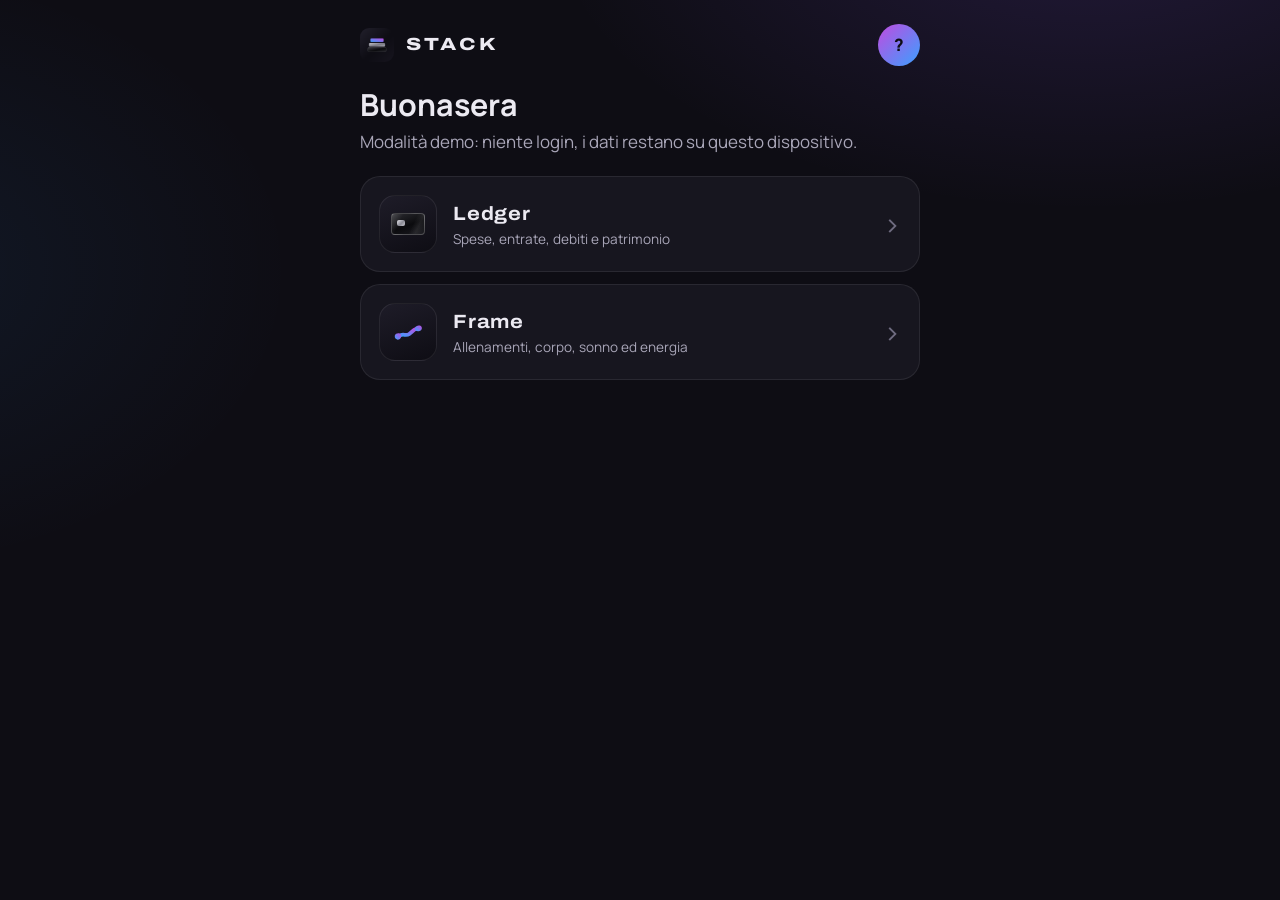
<file: index.html>
<!doctype html>
<html lang="it">
<head>
  <meta charset="utf-8">
  <meta name="viewport" content="width=device-width, initial-scale=1, viewport-fit=cover">
  <title>Stack</title>
  <meta name="theme-color" content="#0E0D14">
  <link rel="manifest" href="/manifest.webmanifest">
  <link rel="icon" href="/icone/icona-192.png">
  <link rel="apple-touch-icon" href="/icone/apple-touch-icon.png">
  <meta name="apple-mobile-web-app-capable" content="yes">
  <meta name="mobile-web-app-capable" content="yes">
  <meta name="apple-mobile-web-app-status-bar-style" content="black">
  <meta name="apple-mobile-web-app-title" content="Stack">
  <link rel="preconnect" href="https://fonts.googleapis.com">
  <link rel="preconnect" href="https://fonts.gstatic.com" crossorigin>
  <link rel="stylesheet" href="https://fonts.googleapis.com/css2?family=Manrope:wght@400;500;600;700;800&family=Archivo:wdth,wght@62..125,500..900&display=swap">
  <link rel="stylesheet" href="/home.css">
</head>
<body>
  <main id="app" class="wrap"><p class="muted center pad">Un attimo…</p></main>
  <script type="module" src="/home.js"></script>
</body>
</html>
</file>
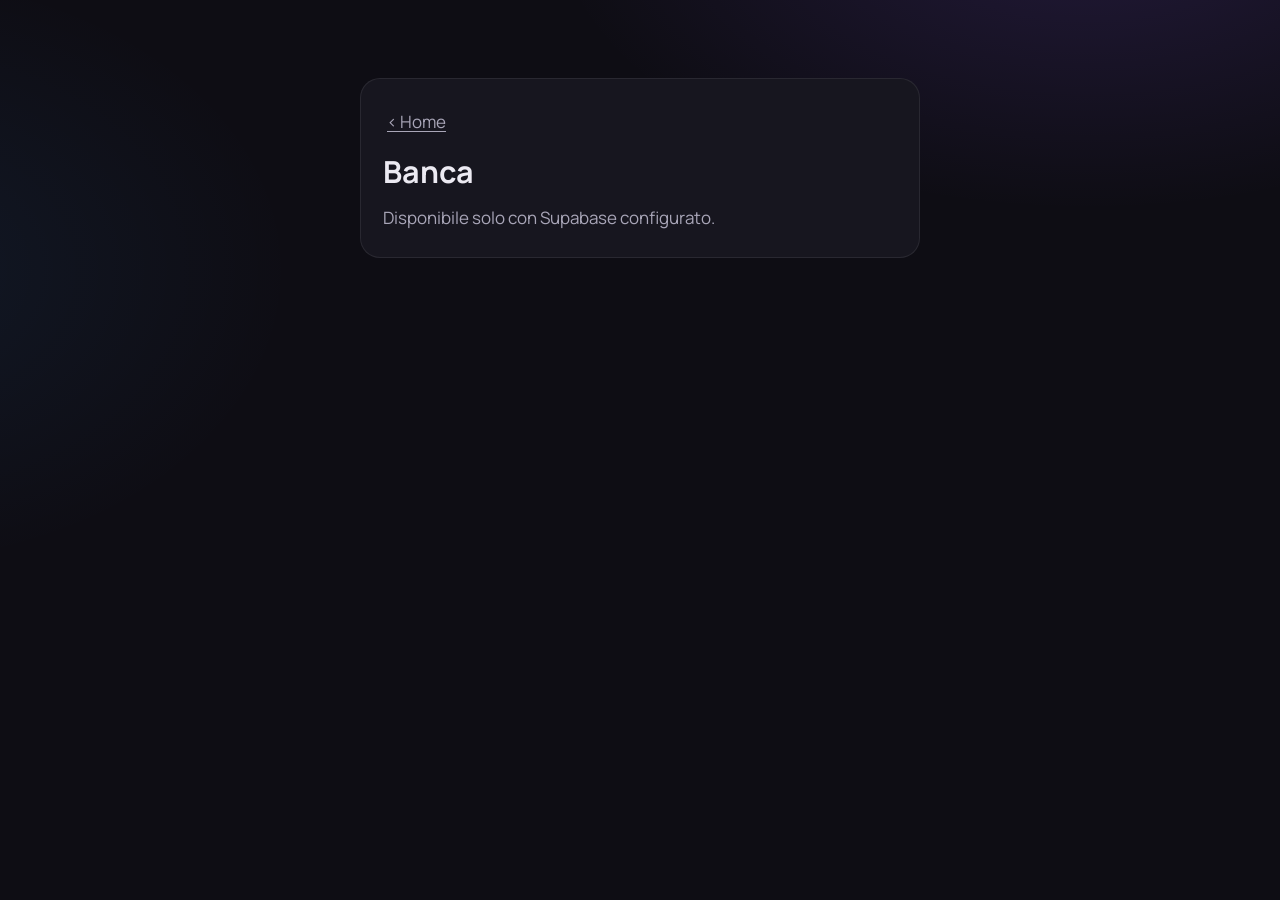
<file: banca/index.html>
<!doctype html>
<html lang="it">
<head>
  <meta charset="utf-8">
  <meta name="viewport" content="width=device-width, initial-scale=1, viewport-fit=cover">
  <title>Banca</title>
  <meta name="theme-color" content="#0E0D14">
  <link rel="manifest" href="/manifest.webmanifest">
  <link rel="apple-touch-icon" href="/icone/apple-touch-icon.png">
  <meta name="apple-mobile-web-app-capable" content="yes">
  <meta name="apple-mobile-web-app-status-bar-style" content="black">
  <link rel="stylesheet" href="https://fonts.googleapis.com/css2?family=Manrope:wght@400;500;600;700;800&family=Archivo:wdth,wght@62..125,500..900&display=swap">
  <link rel="stylesheet" href="/home.css">
</head>
<body>
  <main id="app" class="wrap"><p class="muted center pad">Un attimo…</p></main>
  <script type="module">
    // Collegamento Revolut: stato, collega, sincronizza ora, e ritorno dalla banca (?code=…&state=…)
    import { client, utente, online } from '/shared/supa.js';
    import { SUPABASE_URL } from '/shared/config.js';
    const app = document.getElementById('app');
    const esc = s => String(s ?? '').replace(/[&<>"']/g, c => ({ '&': '&amp;', '<': '&lt;', '>': '&gt;', '"': '&quot;', "'": '&#39;' }[c]));
    const data = s => s ? new Date(s).toLocaleString('it-IT', { day: 'numeric', month: 'short', hour: '2-digit', minute: '2-digit' }) : '–';
    const box = html => { app.innerHTML = `<section class="box"><a href="/" class="link" style="align-self:flex-start">‹ Home</a>${html}</section>`; };

    async function chiama(azione, extra = {}) {
      const c = await client(), { data: { session } } = await c.auth.getSession();
      const r = await fetch(SUPABASE_URL + '/functions/v1/banca', { method: 'POST', headers: { 'content-type': 'application/json', authorization: 'Bearer ' + session.access_token }, body: JSON.stringify({ azione, ...extra }) });
      const j = await r.json().catch(() => ({ errore: 'risposta non valida' }));
      if (!r.ok) throw Object.assign(new Error(j.errore || 'errore'), { status: r.status });
      return j;
    }

    async function pannello(avviso = '') {
      const { collegamenti } = await chiama('stato');
      const giorni = s => Math.ceil((new Date(s) - Date.now()) / 864e5);
      box(`<h1>Banca</h1>
        ${avviso ? `<p class="msg ok">${esc(avviso)}</p>` : ''}
        ${collegamenti.length ? collegamenti.map(c => `<div class="mod" style="flex-direction:column;align-items:flex-start;gap:4px">
            <b>${esc(c.banca)} · ${c.conti.length} ${c.conti.length === 1 ? 'conto' : 'conti'}</b>
            ${c.conti.map(x => `<small class="sub">${esc(x.nome || x.iban || 'Conto')}${x.saldo ? ` · saldo ${esc(x.saldo.amount)} ${esc(x.saldo.currency)}` : ''}</small>`).join('')}
            <small class="sub">Ultimo aggiornamento: ${data(c.ultimo_sync)}</small>
            <small class="sub">${c.valido_fino ? (giorni(c.valido_fino) > 0 ? `Consenso valido ancora ${giorni(c.valido_fino)} giorni` : '<b style="color:var(--neg)">Consenso scaduto: ricollega</b>') : ''}</small>
          </div>`).join('') : '<p class="sub">Nessun conto collegato. I movimenti arriveranno da soli 4 volte al giorno.</p>'}
        <button class="btn pri" id="col">${collegamenti.length ? 'Ricollega Revolut' : 'Collega Revolut'}</button>
        ${collegamenti.length ? '<button class="btn" id="sync">Aggiorna adesso</button>' : ''}
        <p class="msg" id="msg"></p>`);
      const msg = document.getElementById('msg');
      document.getElementById('col').onclick = async () => { msg.textContent = 'Ti porto su Revolut…'; try { location.href = (await chiama('collega')).url; } catch (e) { msg.textContent = e.message; msg.className = 'msg err'; } };
      document.getElementById('sync')?.addEventListener('click', async () => { msg.textContent = 'Scarico i movimenti…'; try { const r = await chiama('sincronizza'); pannello(r.nuovi ? `${r.nuovi} movimenti nuovi.` : 'Nessun movimento nuovo.'); } catch (e) { msg.textContent = e.message; msg.className = 'msg err'; } });
    }

    (async () => {
      if (!online) return box('<h1>Banca</h1><p class="sub">Disponibile solo con Supabase configurato.</p>');
      if (!await utente()) return location.replace('/');
      const q = new URLSearchParams(location.search);
      try {
        if (q.get('error')) { history.replaceState(null, '', '/banca/'); return pannello(); }
        if (q.get('code')) {
          box('<h1>Collego Revolut…</h1><p class="sub">Scarico conti e movimenti degli ultimi 90 giorni.</p>');
          const r = await chiama('ritorno', { code: q.get('code'), state: q.get('state') });
          history.replaceState(null, '', '/banca/');
          return pannello(`Revolut collegato: ${r.conti} ${r.conti === 1 ? 'conto' : 'conti'}, ${r.nuovi} movimenti.`);
        }
        await pannello();
      } catch (e) {
        box(`<h1>Banca</h1><p class="msg err">${esc(e.status === 403 ? 'Il collegamento banca non è attivo per questo account.' : e.message)}</p>`);
      }
    })();
  </script>
</body>
</html>
</file>
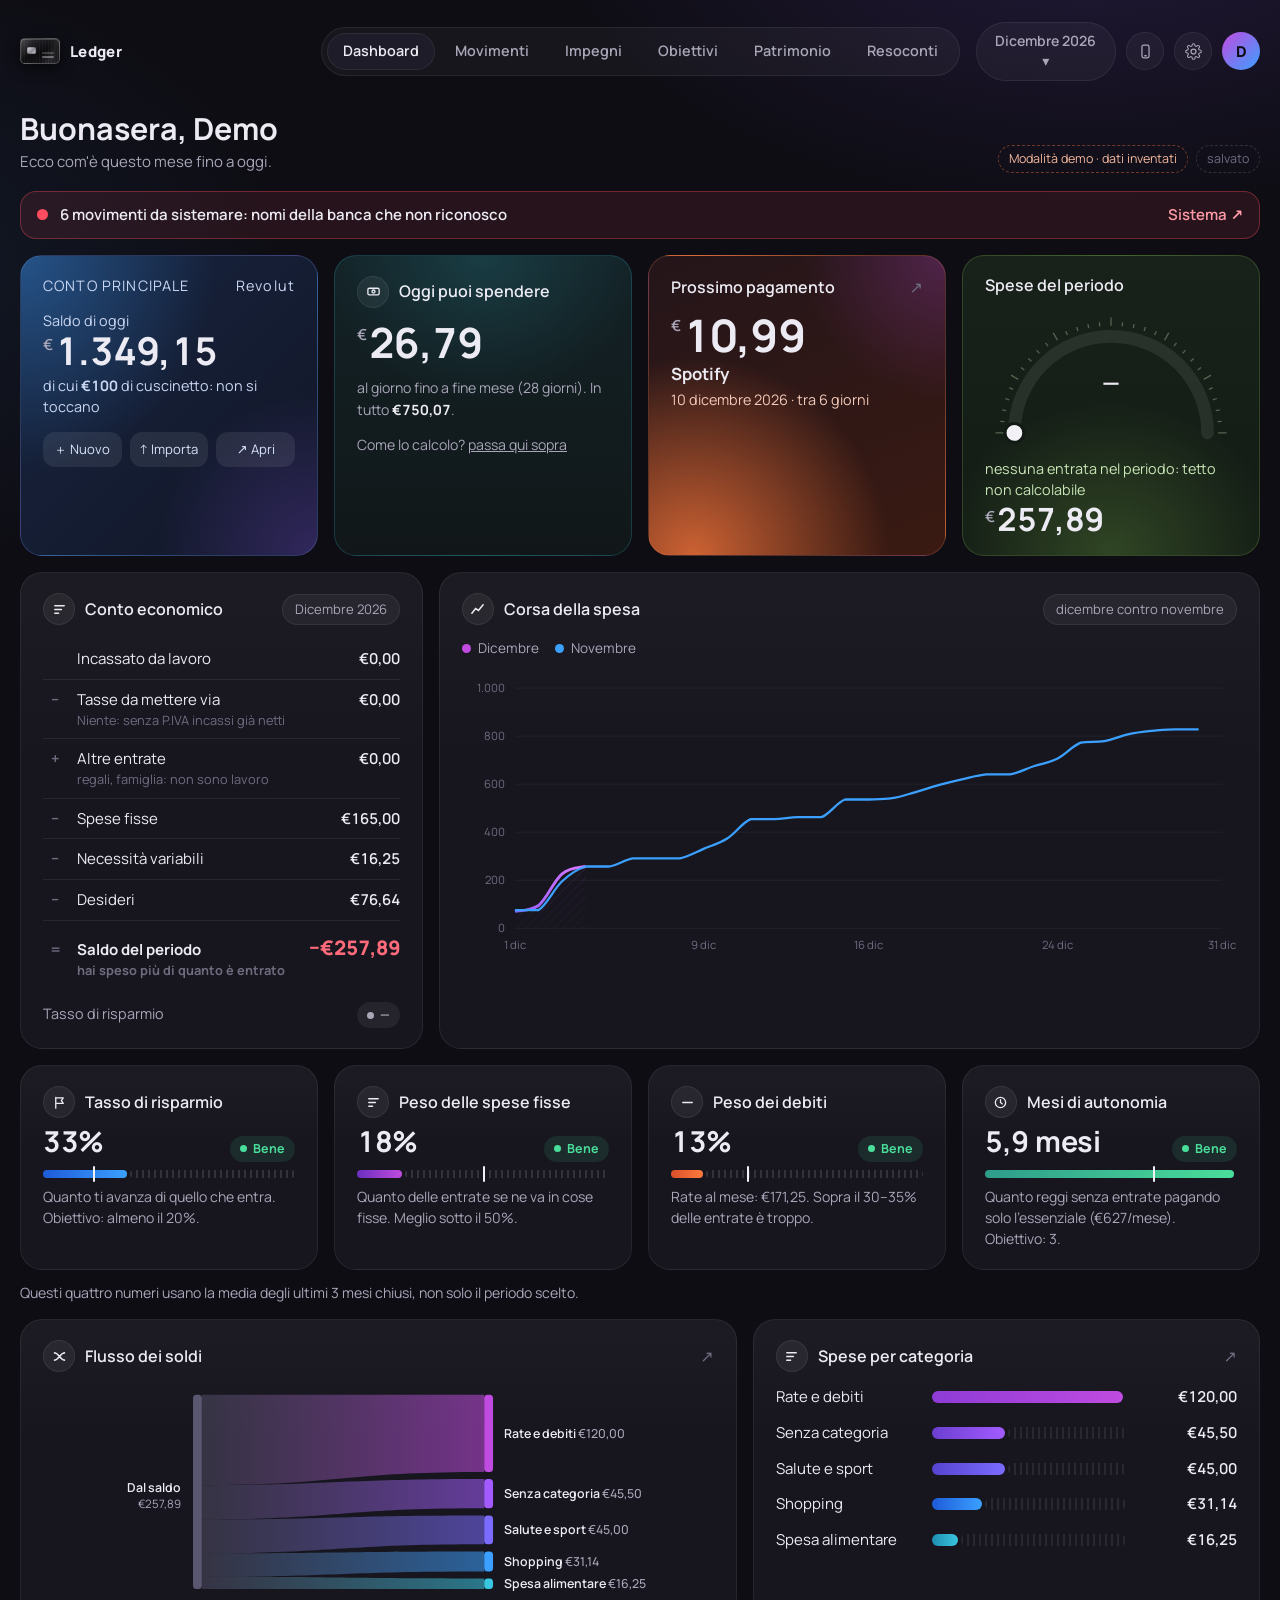
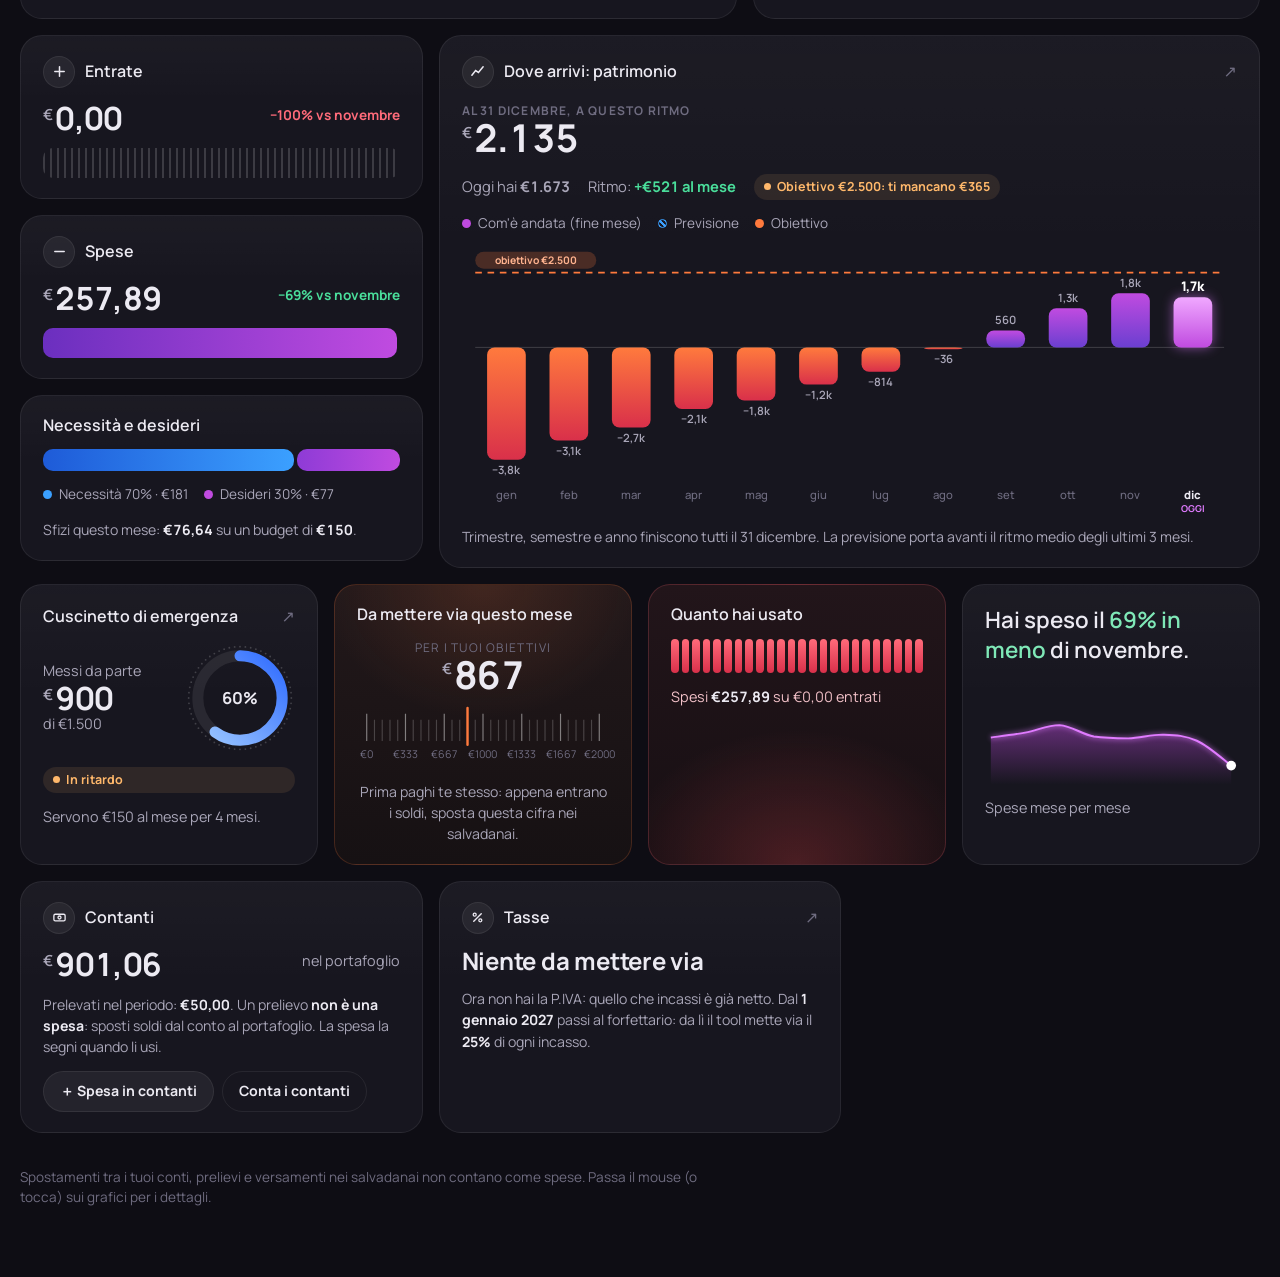
<file: ledger/index.html>
<!doctype html>
<html lang="it">
<head>
  <meta charset="utf-8">
  <meta name="viewport" content="width=device-width, initial-scale=1, viewport-fit=cover">
  <title>Ledger</title>
  <meta name="theme-color" content="#0E0D14">
  <link rel="manifest" href="/manifest.webmanifest">
  <link rel="apple-touch-icon" href="/icone/apple-touch-icon.png">
  <meta name="apple-mobile-web-app-capable" content="yes">
  <meta name="mobile-web-app-capable" content="yes">
  <meta name="apple-mobile-web-app-status-bar-style" content="black">
  <meta name="apple-mobile-web-app-title" content="Stack">
  <link rel="icon" href="data:image/svg+xml,%3Csvg xmlns='http://www.w3.org/2000/svg' viewBox='0 0 32 32'%3E%3Cdefs%3E%3ClinearGradient id='g' x1='0' y1='0' x2='1' y2='1'%3E%3Cstop offset='0' stop-color='%23C04BE0'/%3E%3Cstop offset='1' stop-color='%233BA0FF'/%3E%3C/linearGradient%3E%3C/defs%3E%3Crect width='32' height='32' rx='9' fill='url(%23g)'/%3E%3C/svg%3E">
  <link rel="preconnect" href="https://fonts.googleapis.com">
  <link rel="preconnect" href="https://fonts.gstatic.com" crossorigin>
  <link rel="stylesheet" href="https://fonts.googleapis.com/css2?family=Manrope:wght@400;500;600;700;800&display=swap">
  <link rel="stylesheet" href="css/base.css">
  <link rel="stylesheet" href="css/app.css">
</head>
<body>
  <div id="app" class="wrap"></div>
  <div id="tip" hidden></div>
  <div id="toast" hidden></div>
  <dialog id="dlg"></dialog>
  <script type="module" src="js/app.js"></script>
</body>
</html>
</file>
<file: home.css>
/* Home dell'app: stessi colori e font di Ledger e Frame. Tema solo scuro, voluto. */
:root {
  --bg: #0E0D14; --card: #17161F; --card2: #1E1C28; --line: rgba(255,255,255,.08);
  --fg: #ECEAF2; --fg2: #A9A6B8; --muted: #6F6C80;
  --mag: #C04BE0; --vio: #8E5BFF; --cyan: #3BA0FF; --pos: #4ADE9B; --neg: #FF6B7A;
  --font: "Manrope", "Segoe UI", system-ui, sans-serif;
  --wide: "Archivo", "Manrope", system-ui, sans-serif;
  color-scheme: dark;
}
* { box-sizing: border-box; }
[hidden] { display: none !important; }
html { background: var(--bg); }
body { margin: 0; background: var(--bg); color: var(--fg); font-family: var(--font); font-size: 17px; line-height: 1.5;
  padding: env(safe-area-inset-top, 0px) 20px calc(env(safe-area-inset-bottom, 0px) + 40px);
  background-image: radial-gradient(900px 500px at 85% -10%, rgba(142,91,255,.16), transparent 60%), radial-gradient(700px 500px at -10% 30%, rgba(59,160,255,.08), transparent 60%); background-attachment: fixed; min-height: 100vh; }
.wrap { max-width: 560px; margin: 0 auto; display: flex; flex-direction: column; gap: 22px; padding-top: 24px; }
h1 { margin: 0; font-size: 1.9rem; line-height: 1.15; text-wrap: balance; }
.sub { margin: 0; color: var(--fg2); }
.muted { color: var(--muted); } .center { text-align: center; } .pad { padding: 60px 0; }
button { font: inherit; color: var(--fg); cursor: pointer; }
:focus-visible { outline: 2px solid var(--vio); outline-offset: 2px; }

.brand { display: flex; align-items: center; gap: 12px; }
.brand img { border-radius: 9px; }
.brand span { font-family: var(--wide); font-stretch: 125%; font-variation-settings: "wdth" 125; font-weight: 800; font-size: 1.1rem; letter-spacing: .18em; text-transform: uppercase; }

.box { background: var(--card); border: 1px solid var(--line); border-radius: 20px; padding: 26px 22px; display: flex; flex-direction: column; gap: 16px; margin-top: 6vh; }
.form { display: flex; flex-direction: column; gap: 14px; }
label { display: flex; flex-direction: column; gap: 6px; font-size: .9rem; color: var(--fg2); font-weight: 600; }
input { font: inherit; font-size: 17px; color: var(--fg); background: var(--card2); border: 1px solid var(--line); border-radius: 12px; padding: 13px 14px; }
input:focus { border-color: var(--vio); outline: none; }
.btn { border: 1px solid var(--line); background: var(--card2); border-radius: 14px; padding: 14px 18px; font-weight: 700; text-align: center; }
.btn.pri { background: var(--fg); color: var(--bg); border-color: transparent; }
.btn.ghost { background: transparent; }
.btn:disabled { opacity: .4; cursor: default; }
.link { background: none; border: 0; color: var(--fg2); text-decoration: underline; text-underline-offset: 3px; padding: 4px; align-self: center; }
.msg { margin: 0; min-height: 1.5em; color: var(--fg2); }
.msg.err { color: var(--neg); } .msg.ok { color: var(--pos); }

/* scelta moduli */
.mods { display: flex; flex-direction: column; gap: 10px; }
.mod { display: flex; align-items: center; gap: 14px; text-align: left; background: var(--card2); border: 1px solid var(--line); border-radius: 16px; padding: 14px; }
.mod.on { border-color: rgba(142,91,255,.5); }
.tx { display: flex; flex-direction: column; min-width: 0; flex: 1; }
.tx small { color: var(--fg2); font-size: .85rem; }
.sw { width: 46px; height: 28px; border-radius: 14px; background: #34323f; position: relative; flex: none; }
.sw::after { content: ""; position: absolute; top: 3px; left: 3px; width: 22px; height: 22px; border-radius: 50%; background: #8d8a9b; }
.mod.on .sw { background: var(--pos); } .mod.on .sw::after { left: 21px; background: #fff; }
@media (prefers-reduced-motion: no-preference) { .sw::after { transition: left .18s; } }

/* marchi dei moduli */
.mk { width: 48px; height: 48px; border-radius: 13px; background: linear-gradient(160deg, var(--card2), var(--bg)); border: 1px solid var(--line); display: grid; place-items: center; flex: none; }
.m-frame { width: 34px; height: 34px; }
.m-ledger { position: relative; width: 34px; height: 22px; border-radius: 4px; display: block;
  background: linear-gradient(115deg, rgba(255,255,255,.16) 0%, transparent 28%, transparent 62%, rgba(255,255,255,.08) 78%, transparent 100%), linear-gradient(160deg, #2B2B30 0%, #0B0B0E 55%, #1A1A1F 100%);
  border: 1px solid rgba(255,255,255,.22); }
.m-ledger::before { content: ""; position: absolute; left: 5px; top: 6px; width: 8px; height: 6px; border-radius: 2px; background: linear-gradient(135deg, #E4E4EA, #8C8C96 55%, #C9C9D1); }

/* home */
.top { display: flex; justify-content: space-between; align-items: center; }
.chip { width: 42px; height: 42px; border-radius: 50%; border: 0; font-weight: 800; background: linear-gradient(135deg, var(--mag), var(--cyan)); color: var(--bg); }
.hello { display: flex; flex-direction: column; gap: 6px; }
.tiles { display: flex; flex-direction: column; gap: 12px; }
.tile { display: flex; align-items: center; gap: 16px; padding: 18px; border-radius: 20px; background: var(--card); border: 1px solid var(--line); color: inherit; text-decoration: none; }
.tile .mk { width: 58px; height: 58px; border-radius: 16px; }
.tile b { font-family: var(--wide); font-stretch: 112%; font-variation-settings: "wdth" 112; font-size: 1.2rem; letter-spacing: .04em; }
.tile .go { font-size: 1.8rem; color: var(--muted); }
.tile:active { transform: scale(.99); }
.hint { display: flex; flex-direction: column; gap: 4px; padding: 14px 16px; border-radius: 16px; border: 1px dashed rgba(255,255,255,.18); color: var(--fg2); font-size: .95rem; }
.hint b { color: var(--fg); }
.share { display: inline-block; width: 14px; height: 16px; vertical-align: -2px; border: 2px solid var(--fg); border-top: 0; border-radius: 0 0 3px 3px; position: relative; margin: 0 2px; }
.share::before { content: ""; position: absolute; left: 3px; top: -8px; width: 2px; height: 11px; background: var(--fg); }
.sheet { display: flex; flex-direction: column; gap: 10px; padding: 16px; border-radius: 18px; background: var(--card); border: 1px solid var(--line); }
</file>
<file: ledger/css/base.css>
:root {
  --bg: #0E0D14;
  --card: #17161F;
  --card2: #1E1C28;
  --line: rgba(255,255,255,.07);
  --fg: #ECEAF2;
  --fg2: #A9A6B8;
  --muted: #6F6C80;
  --mag: #C04BE0;
  --vio: #8E5BFF;
  --cyan: #3BA0FF;
  --pos: #4ADE9B;
  --neg: #FF6B7A;
  --orange: #FF7A3D;
  --font: "Manrope", "Segoe UI", system-ui, sans-serif;
  color-scheme: dark;
}
* { box-sizing: border-box; }
[hidden] { display: none !important; }
body { margin: 0; background: var(--bg); color: var(--fg); font-family: var(--font); font-size: 15px; line-height: 1.45; padding: 0 20px; padding-block: 0 56px;
  background-image: radial-gradient(900px 500px at 85% -10%, rgba(142,91,255,.16), transparent 60%), radial-gradient(700px 500px at -10% 30%, rgba(59,160,255,.08), transparent 60%); background-attachment: fixed; }
.wrap { max-width: 1320px; margin: 0 auto; }
h1, h2, h3 { margin: 0; line-height: 1.2; text-wrap: balance; }
.n { font-variant-numeric: tabular-nums; }
.muted { color: var(--muted); } .fg2 { color: var(--fg2); }
.pos { color: var(--pos); } .neg { color: var(--neg); }
button { font: inherit; color: var(--fg); cursor: pointer; }
button:focus-visible { outline: 2px solid var(--vio); outline-offset: 2px; }

/* nav */
.nav > * { min-width: 0; }
.nav { display: grid; grid-template-columns: 1fr auto 1fr; align-items: center; gap: 16px; padding-block: 22px 8px; }
.logo { display: flex; align-items: center; gap: 10px; font-weight: 800; letter-spacing: .02em; color: inherit; text-decoration: none; }
/* logo: mini carta nera in metallo spazzolato, stile "black card" */
.logo i { position: relative; width: 40px; height: 26px; border-radius: 5px; display: block; flex: none;
  background: linear-gradient(115deg, rgba(255,255,255,.16) 0%, transparent 28%, transparent 62%, rgba(255,255,255,.08) 78%, transparent 100%),
    repeating-linear-gradient(90deg, rgba(255,255,255,.035) 0 1px, transparent 1px 3px),
    linear-gradient(160deg, #2B2B30 0%, #0B0B0E 55%, #1A1A1F 100%);
  border: 1px solid rgba(255,255,255,.22); box-shadow: 0 4px 14px rgba(0,0,0,.6), inset 0 1px 0 rgba(255,255,255,.18); }
.logo i::before { content: ""; position: absolute; left: 6px; top: 8px; width: 9px; height: 7px; border-radius: 2px;
  background: linear-gradient(135deg, #E4E4EA, #8C8C96 55%, #C9C9D1); box-shadow: inset 0 0 0 .5px rgba(0,0,0,.4); }
.logo i::after { content: ""; position: absolute; right: 5px; bottom: 5px; width: 12px; height: 2px; border-radius: 2px; background: rgba(255,255,255,.35); box-shadow: 0 -4px 0 rgba(255,255,255,.18); }
.pills { max-width: 100%; display: flex; gap: 4px; background: rgba(255,255,255,.04); border: 1px solid var(--line); border-radius: 999px; padding: 5px; }
.pills button { background: transparent; border: 0; border-radius: 999px; padding: 8px 16px; color: var(--fg2); font-weight: 600; font-size: .9rem; }
.pills button.on { background: var(--card2); color: var(--fg); box-shadow: inset 0 0 0 1px var(--line); }
.right { display: flex; justify-content: flex-end; gap: 10px; align-items: center; }
.chip { background: rgba(255,255,255,.04); border: 1px solid var(--line); border-radius: 999px; padding: 8px 14px; font-weight: 600; font-size: .88rem; color: var(--fg2); }
.avatar { width: 38px; height: 38px; border-radius: 50%; display: grid; place-items: center; font-weight: 800; background: linear-gradient(135deg, var(--mag), var(--cyan)); color: #0E0D14; }
@media (max-width: 900px) { .nav { grid-template-columns: 1fr; } .pills { overflow-x: auto; justify-self: start; } .right { justify-content: flex-start; } }

.hello { padding-block: 22px 18px; display: flex; justify-content: space-between; align-items: end; gap: 12px; flex-wrap: wrap; }
.hello h1 { font-size: 1.9rem; font-weight: 700; }
.hello p { margin: 4px 0 0; color: var(--fg2); }
.tag { font-size: .78rem; color: var(--muted); border: 1px dashed rgba(255,255,255,.14); border-radius: 999px; padding: 4px 10px; }

/* griglia */
.g { display: grid; grid-template-columns: repeat(12, minmax(0, 1fr)); gap: 16px; }
.s3 { grid-column: span 3; } .s4 { grid-column: span 4; } .s5 { grid-column: span 5; } .s7 { grid-column: span 7; } .s8 { grid-column: span 8; } .s12 { grid-column: span 12; }
@media (max-width: 1100px) { .s3 { grid-column: span 6; } .s4, .s5, .s7, .s8 { grid-column: span 12; } }
@media (max-width: 640px) { .g > * { grid-column: 1 / -1 !important; } }
.stack { display: grid; gap: 16px; align-content: start; min-width: 0; }

.card { background: linear-gradient(180deg, rgba(255,255,255,.025), transparent 40%), var(--card); border: 1px solid var(--line); border-radius: 22px; padding: 20px 22px; min-width: 0; position: relative; overflow: hidden; display: grid; gap: 14px; align-content: start; }
.ch { display: flex; align-items: center; gap: 10px; }
.ch .ic { width: 32px; height: 32px; border-radius: 50%; background: rgba(255,255,255,.06); border: 1px solid var(--line); display: grid; place-items: center; }
.ch .ic svg { width: 15px; height: 15px; }
.ch h3 { font-size: 1rem; font-weight: 600; }
.ch .go { margin-left: auto; color: var(--muted); font-size: 1rem; }
.big { font-size: 2.4rem; font-weight: 700; letter-spacing: -.02em; line-height: 1; display: flex; align-items: flex-start; gap: 3px; }
.big sup { font-size: .95rem; font-weight: 600; color: var(--fg2); margin-top: .35em; }
.sub { color: var(--fg2); font-size: .9rem; }
.delta { font-weight: 700; font-size: .85rem; }

/* 1 carta saldo */
.c-saldo { background: radial-gradient(120% 130% at 0% 0%, rgba(59,160,255,.38), transparent 55%), radial-gradient(90% 90% at 100% 100%, rgba(142,91,255,.25), transparent 60%), linear-gradient(135deg, #172440, #121626); border-color: rgba(120,170,255,.22); }
.c-saldo .top { display: flex; justify-content: space-between; color: #C9D6F2; font-size: .9rem; letter-spacing: .08em; }
.c-saldo .acts { display: grid; grid-template-columns: repeat(3, 1fr); gap: 8px; }
.c-saldo .acts span { background: rgba(255,255,255,.08); border-radius: 12px; padding: 8px; text-align: center; font-size: .82rem; color: #D6E2FA; }

/* 2 pagamento */
.c-pay { background: radial-gradient(110% 110% at 15% 100%, rgba(255,122,61,.75), transparent 60%), radial-gradient(80% 80% at 100% 0%, rgba(192,75,224,.25), transparent 60%), linear-gradient(160deg, #24151A, #3A1A12); border-color: rgba(255,140,90,.22); }
.c-pay .big { font-size: 2.8rem; }

/* 3 gauge */
.c-gauge { background: radial-gradient(90% 80% at 50% 100%, rgba(155,225,93,.22), transparent 65%), linear-gradient(180deg, #18221A, #121A14); border-color: rgba(155,225,93,.2); }

/* 4 segmenti */
.c-seg { background: radial-gradient(100% 80% at 50% 100%, rgba(255,80,90,.22), transparent 60%), linear-gradient(180deg, #22151A, #170F13); border-color: rgba(255,107,122,.2); }
.segs { display: grid; grid-template-columns: repeat(24, 1fr); gap: 3px; height: 34px; }
.segs i { border-radius: 4px; background: rgba(255,255,255,.07); }
.segs i.on { background: linear-gradient(180deg, #FF6B7A, #D9304A); }

/* barre ref 3 */
.pbar { height: 30px; border-radius: 10px; display: flex; gap: 3px; }
.pbar .f { border-radius: 10px; height: 100%; }
.pbar .rest { flex: 1; border-radius: 10px; background: repeating-linear-gradient(90deg, rgba(255,255,255,.16) 0 2px, transparent 2px 7px); }
.rowsp { display: flex; justify-content: space-between; align-items: baseline; gap: 10px; flex-wrap: wrap; }

/* categorie */
.cats { display: grid; gap: 14px; }
.cat { display: grid; grid-template-columns: 9.5em minmax(0, 1fr) 6.5em; gap: 14px; align-items: center; }
.cat .tr { height: 12px; display: flex; gap: 3px; }
.cat .tr .f { height: 100%; border-radius: 6px; }
.cat .tr .rest { flex: 1; border-radius: 6px; background: repeating-linear-gradient(90deg, rgba(255,255,255,.08) 0 2px, transparent 2px 6px); }
.cat .v { text-align: right; font-weight: 600; }

/* legenda */
.lg { display: flex; gap: 16px; flex-wrap: wrap; font-size: .85rem; color: var(--fg2); }
.lg i { display: inline-block; width: 9px; height: 9px; border-radius: 50%; margin-right: 7px; }
.pillsm { margin-left: auto; font-size: .82rem; color: var(--fg2); background: rgba(255,255,255,.05); border: 1px solid var(--line); border-radius: 999px; padding: 5px 12px; }

/* AI */
.c-ai { background: radial-gradient(80% 90% at 70% 30%, rgba(192,75,224,.55), transparent 60%), radial-gradient(70% 80% at 20% 90%, rgba(59,160,255,.45), transparent 60%), #1A1430; border-color: rgba(192,75,224,.3); }
.c-ai p { font-size: 1.35rem; font-weight: 600; margin: 0; line-height: 1.3; }
.c-ai p span { color: rgba(236,234,242,.45); }
.mic { justify-self: center; width: 52px; height: 52px; border-radius: 50%; background: radial-gradient(circle, #E07BFF, #9B3FD0); box-shadow: 0 0 30px rgba(192,75,224,.6); display: grid; place-items: center; }
.btnw { background: #F2F1F6; color: #0E0D14; border: 0; border-radius: 999px; padding: 10px; font-weight: 700; }

.sent { font-size: 1.4rem; font-weight: 600; line-height: 1.3; }
svg { display: block; width: 100%; height: auto; overflow: visible; }
svg text { font-family: var(--font); }
#tip { position: fixed; z-index: 50; pointer-events: none; background: rgba(30,28,40,.92); backdrop-filter: blur(8px); border: 1px solid rgba(255,255,255,.12); border-radius: 12px; padding: 9px 12px; font-size: .85rem; white-space: pre-line; box-shadow: 0 10px 30px rgba(0,0,0,.5); }
.foot { color: var(--muted); font-size: .85rem; padding-top: 22px; max-width: 90ch; }
</file>
<file: ledger/css/app.css>
/* Componenti dell'app vera, sopra lo stile approvato (base.css). Stessi token, stesso respiro. */

/* nav: pillole cliccabili + ingranaggio impostazioni */
.pills button { white-space: nowrap; }
.pills button:hover { color: var(--fg); }
.icbtn { width: 38px; height: 38px; border-radius: 50%; display: grid; place-items: center; background: rgba(255,255,255,.04); border: 1px solid var(--line); color: var(--fg2); }
.icbtn.on, .icbtn:hover { color: var(--fg); background: var(--card2); }
.icbtn svg { width: 17px; height: 17px; }
.chip { cursor: pointer; }
.chip:hover { color: var(--fg); }

/* selettore periodo */
.per { position: relative; }
.perpop { position: absolute; right: 0; top: calc(100% + 8px); z-index: 40; width: 330px; max-width: calc(100vw - 32px); background: rgba(30,28,40,.97); backdrop-filter: blur(10px); border: 1px solid rgba(255,255,255,.12); border-radius: 18px; padding: 16px; display: grid; gap: 12px; box-shadow: 0 20px 50px rgba(0,0,0,.55); }
.seg { display: flex; flex-wrap: wrap; gap: 4px; background: rgba(255,255,255,.04); border: 1px solid var(--line); border-radius: 14px; padding: 4px; }
.seg button { flex: 1 1 auto; background: transparent; border: 0; border-radius: 10px; padding: 7px 10px; color: var(--fg2); font-weight: 600; font-size: .85rem; }
.seg button.on { background: var(--card2); color: var(--fg); box-shadow: inset 0 0 0 1px var(--line); }
.perrow { display: flex; align-items: center; gap: 8px; }
.perrow .lbl { flex: 1; text-align: center; font-weight: 700; }
.arrow { width: 34px; height: 34px; border-radius: 50%; border: 1px solid var(--line); background: rgba(255,255,255,.04); }

/* testi */
.hello .tag.demo { border-color: rgba(255,122,61,.4); color: #F2B79C; }
.lead { color: var(--fg2); margin: 0; max-width: 70ch; }
.kid { color: var(--fg2); font-size: .88rem; margin: 0; line-height: 1.5; }
.kid b { color: var(--fg); }
.k { font-size: .75rem; letter-spacing: .1em; color: var(--muted); text-transform: uppercase; font-weight: 700; }
.mid { font-size: 1.5rem; font-weight: 700; letter-spacing: -.01em; line-height: 1.1; }
.mid sup { font-size: .7rem; color: var(--fg2); font-weight: 600; margin-right: 2px; vertical-align: top; position: relative; top: .25em; }

/* stato in linea / attenzione */
.st { display: inline-flex; align-items: center; gap: 6px; font-size: .78rem; font-weight: 700; border-radius: 999px; padding: 4px 10px; white-space: nowrap; }
.st::before { content: ""; width: 7px; height: 7px; border-radius: 50%; background: currentColor; }
.st.ok { color: var(--pos); background: rgba(74,222,155,.1); }
.st.warn { color: #FFB86B; background: rgba(255,184,107,.1); }
.st.bad { color: var(--neg); background: rgba(255,107,122,.1); }
.st.neu { color: var(--fg2); background: rgba(255,255,255,.06); }

/* conto economico */
.ce { display: grid; gap: 0; }
.ce .r { display: grid; grid-template-columns: 1.6em minmax(0, 1fr) auto; gap: 10px; align-items: baseline; padding: 9px 0; border-bottom: 1px solid var(--line); }
.ce .r:last-child { border-bottom: 0; }
.ce .r .op { color: var(--muted); font-weight: 700; text-align: center; }
.ce .r .v { font-weight: 600; }
.ce .r.tot { padding-top: 12px; }
.ce .r.tot span:nth-child(2) { font-weight: 700; }
.ce .r.tot .v { font-size: 1.25rem; font-weight: 800; }
.ce .r small { display: block; color: var(--muted); font-size: .8rem; }

/* kpi */
.kpi { display: grid; gap: 8px; align-content: start; }
.kpi .mid { font-size: 1.8rem; }
.minibar { height: 8px; border-radius: 6px; display: flex; gap: 3px; position: relative; }
.minibar .f { border-radius: 6px; height: 100%; }
.minibar .rest { flex: 1; border-radius: 6px; background: repeating-linear-gradient(90deg, rgba(255,255,255,.12) 0 2px, transparent 2px 6px); }
.minibar .mark { position: absolute; top: -4px; bottom: -4px; width: 2px; background: #F2F1F6; border-radius: 2px; }

/* pulsanti */
.btn { background: rgba(255,255,255,.06); border: 1px solid var(--line); border-radius: 999px; padding: 9px 16px; font-weight: 700; font-size: .88rem; color: var(--fg); display: inline-flex; align-items: center; gap: 8px; }
.btn:hover { background: rgba(255,255,255,.1); }
.btn.pri { background: linear-gradient(135deg, var(--mag), var(--vio)); border-color: transparent; box-shadow: 0 6px 24px rgba(192,75,224,.3); }
.btn.cy { background: linear-gradient(135deg, #1E5BD8, var(--cyan)); border-color: transparent; }
.btn.ghost { background: transparent; }
.btn.danger { color: var(--neg); }
.btn.sm { padding: 6px 12px; font-size: .8rem; }
.btns { display: flex; gap: 8px; flex-wrap: wrap; align-items: center; }
.c-saldo .acts button { background: rgba(255,255,255,.08); border: 0; border-radius: 12px; padding: 8px; text-align: center; font-size: .82rem; color: #D6E2FA; }
.c-saldo .acts button:hover { background: rgba(255,255,255,.14); }
a { color: #B9A3FF; }

/* form */
.form { display: grid; gap: 12px; }
.fr { display: grid; grid-template-columns: repeat(auto-fit, minmax(150px, 1fr)); gap: 12px; }
label.f { display: grid; gap: 6px; font-size: .82rem; color: var(--fg2); font-weight: 600; min-width: 0; }
input, select, textarea { font: inherit; color: var(--fg); background: rgba(255,255,255,.04); border: 1px solid rgba(255,255,255,.1); border-radius: 12px; padding: 10px 12px; min-width: 0; width: 100%; }
input:focus, select:focus, textarea:focus { outline: 2px solid rgba(142,91,255,.6); outline-offset: 0; border-color: transparent; }
select option { background: #1E1C28; }
input[type=checkbox] { width: 18px; height: 18px; accent-color: var(--vio); }
.chk { display: flex; align-items: center; gap: 8px; font-size: .88rem; color: var(--fg2); }

/* slider in stile righello */
.sl { display: grid; gap: 10px; padding: 18px 0; border-bottom: 1px solid var(--line); }
.sl:last-child { border-bottom: 0; }
.sl .top { display: flex; justify-content: space-between; align-items: baseline; gap: 12px; flex-wrap: wrap; }
.sl .top h4 { margin: 0; font-size: 1rem; font-weight: 700; }
.sl .val { font-size: 1.6rem; font-weight: 800; letter-spacing: -.01em; }
.sl .val small { font-size: .85rem; color: var(--fg2); font-weight: 600; }
.sl .ex { font-size: .85rem; color: #B9A3FF; background: rgba(142,91,255,.08); border: 1px solid rgba(142,91,255,.18); border-radius: 12px; padding: 8px 12px; }
input[type=range] { -webkit-appearance: none; appearance: none; height: 34px; background: transparent; border: 0; padding: 0; outline: none; }
input[type=range]:focus { outline: none; }
input[type=range]::-webkit-slider-runnable-track { height: 12px; border-radius: 8px; background: linear-gradient(90deg, var(--vio), var(--mag)) 0 0 / var(--p, 50%) 100% no-repeat, repeating-linear-gradient(90deg, rgba(255,255,255,.16) 0 2px, transparent 2px 7px); }
input[type=range]::-moz-range-track { height: 12px; border-radius: 8px; background: repeating-linear-gradient(90deg, rgba(255,255,255,.16) 0 2px, transparent 2px 7px); }
input[type=range]::-moz-range-progress { height: 12px; border-radius: 8px; background: linear-gradient(90deg, var(--vio), var(--mag)); }
input[type=range]::-webkit-slider-thumb { -webkit-appearance: none; width: 24px; height: 24px; margin-top: -6px; border-radius: 50%; background: #F2F1F6; border: 4px solid #17161F; box-shadow: 0 0 0 2px var(--mag), 0 0 18px rgba(192,75,224,.6); cursor: grab; }
input[type=range]::-moz-range-thumb { width: 18px; height: 18px; border-radius: 50%; background: #F2F1F6; border: 4px solid #17161F; box-shadow: 0 0 0 2px var(--mag); cursor: grab; }
input[type=range]:focus-visible::-webkit-slider-thumb { box-shadow: 0 0 0 3px #fff; }
.sl.cy input[type=range]::-webkit-slider-runnable-track { background: linear-gradient(90deg, #1E5BD8, var(--cyan)) 0 0 / var(--p, 50%) 100% no-repeat, repeating-linear-gradient(90deg, rgba(255,255,255,.16) 0 2px, transparent 2px 7px); }
.sl.cy input[type=range]::-webkit-slider-thumb { box-shadow: 0 0 0 2px var(--cyan), 0 0 18px rgba(59,160,255,.6); }
.sl.or input[type=range]::-webkit-slider-runnable-track { background: linear-gradient(90deg, #D9502A, var(--orange)) 0 0 / var(--p, 50%) 100% no-repeat, repeating-linear-gradient(90deg, rgba(255,255,255,.16) 0 2px, transparent 2px 7px); }
.sl.or input[type=range]::-webkit-slider-thumb { box-shadow: 0 0 0 2px var(--orange), 0 0 18px rgba(255,122,61,.6); }
.scale { display: flex; justify-content: space-between; font-size: .75rem; color: var(--muted); margin-top: -6px; }

/* tabella movimenti */
.tbl { width: 100%; border-collapse: collapse; font-size: .9rem; }
.tbl th { text-align: left; font-size: .75rem; letter-spacing: .08em; text-transform: uppercase; color: var(--muted); font-weight: 700; padding: 8px 10px; border-bottom: 1px solid var(--line); white-space: nowrap; }
.tbl td { padding: 11px 10px; border-bottom: 1px solid var(--line); vertical-align: middle; }
.tbl tr:last-child td { border-bottom: 0; }
.tbl tr.click { cursor: pointer; }
.tbl tr.click:hover td { background: rgba(255,255,255,.025); }
.tbl .r { text-align: right; white-space: nowrap; }
.tblwrap { overflow-x: auto; margin: 0 -6px; }
.badge { display: inline-block; font-size: .72rem; font-weight: 700; border-radius: 999px; padding: 3px 9px; background: rgba(255,255,255,.06); color: var(--fg2); white-space: nowrap; }
.badge.e { background: rgba(59,160,255,.12); color: #8CC4FF; }
.badge.s { background: rgba(192,75,224,.12); color: #E3A6F5; }
.badge.t { background: rgba(255,255,255,.06); color: var(--fg2); }
.badge.c { background: rgba(255,184,107,.12); color: #FFC98E; }
.badge.x { background: rgba(255,107,122,.12); color: #FF9AA6; }
.dot { display: inline-block; width: 9px; height: 9px; border-radius: 50%; margin-right: 8px; vertical-align: middle; }
.filters { display: flex; gap: 10px; flex-wrap: wrap; align-items: end; }
.filters > * { flex: 1 1 140px; }

/* liste generiche */
.list { display: grid; gap: 10px; }
.item { display: grid; grid-template-columns: minmax(0, 1fr) auto; gap: 12px; align-items: center; background: rgba(255,255,255,.025); border: 1px solid var(--line); border-radius: 16px; padding: 14px 16px; }
.item h4 { margin: 0; font-size: 1rem; font-weight: 700; }
.item .meta { color: var(--fg2); font-size: .85rem; }

/* timeline impegni */
.tl { display: grid; grid-auto-flow: column; grid-auto-columns: minmax(120px, 1fr); gap: 10px; overflow-x: auto; padding-bottom: 6px; }
.tl .m { background: rgba(255,255,255,.025); border: 1px solid var(--line); border-radius: 16px; padding: 12px; display: grid; gap: 8px; align-content: start; min-height: 150px; }
.tl .m.now { border-color: rgba(192,75,224,.45); background: linear-gradient(180deg, rgba(192,75,224,.12), transparent 60%), rgba(255,255,255,.025); }
.tl .m .h { display: flex; justify-content: space-between; font-size: .82rem; color: var(--fg2); font-weight: 700; text-transform: capitalize; }
.tl .p { font-size: .8rem; border-radius: 10px; padding: 6px 8px; background: rgba(255,255,255,.05); display: grid; }
.tl .p b { font-weight: 700; }
.tl .p span { color: var(--fg2); }

/* obiettivi */
.goal { display: grid; gap: 14px; }
.goal .gh { display: flex; align-items: center; gap: 10px; }
.goal .pr { width: 30px; height: 30px; border-radius: 50%; display: grid; place-items: center; font-weight: 800; font-size: .85rem; background: rgba(255,255,255,.06); border: 1px solid var(--line); flex: none; }
.goal .ord { margin-left: auto; display: flex; gap: 4px; }
.goal .ord button { width: 30px; height: 30px; border-radius: 50%; border: 1px solid var(--line); background: rgba(255,255,255,.04); color: var(--fg2); }

/* dialog */
dialog { background: #1A1924; color: var(--fg); border: 1px solid rgba(255,255,255,.12); border-radius: 22px; padding: 0; width: min(620px, calc(100vw - 32px)); box-shadow: 0 30px 80px rgba(0,0,0,.6); }
dialog::backdrop { background: rgba(8,7,12,.7); backdrop-filter: blur(3px); }
dialog .dh { display: flex; align-items: center; gap: 10px; padding: 20px 22px 0; }
dialog .dh h3 { font-size: 1.15rem; }
dialog .dh .x { margin-left: auto; }
dialog .db { padding: 18px 22px 22px; display: grid; gap: 14px; max-height: min(75vh, 760px); overflow: auto; }

/* toast */
#toast { position: fixed; left: 50%; bottom: 24px; transform: translateX(-50%); z-index: 60; background: rgba(30,28,40,.95); border: 1px solid rgba(255,255,255,.14); border-radius: 999px; padding: 10px 18px; font-weight: 600; font-size: .9rem; box-shadow: 0 10px 30px rgba(0,0,0,.5); }

/* login */
.login { min-height: 100vh; display: grid; place-items: center; padding: 20px 0; }
.login .card { width: min(420px, 100%); padding: 28px; gap: 16px; }

.empty { color: var(--muted); font-size: .9rem; padding: 10px 0; }
.sp { height: 16px; }
.right .chip, .right .avatar, .right .icbtn { flex: none; }
@media (max-width: 640px) { .tbl .hide-s { display: none; } .ce .r { grid-template-columns: 1.2em minmax(0, 1fr) auto; } }
.s6 { grid-column: span 6; }
@media (max-width: 1100px) { .s6 { grid-column: span 12 !important; } }

/* ---------- da sistemare: pallino rosso che lampeggia ---------- */
@keyframes lamp { 0%, 100% { opacity: 1; box-shadow: 0 0 0 0 rgba(255,77,95,.7), 0 0 12px rgba(255,77,95,.9); } 50% { opacity: .35; box-shadow: 0 0 0 6px rgba(255,77,95,0), 0 0 2px rgba(255,77,95,.3); } }
.blink { display: inline-block; width: 11px; height: 11px; border-radius: 50%; background: #FF4D5F; animation: lamp 1.1s ease-in-out infinite; flex: none; }
.blink.sm { width: 8px; height: 8px; margin-right: 8px; vertical-align: middle; }
@media (prefers-reduced-motion: reduce) { .blink { animation: none; } }
.c-fix { border-color: rgba(255,77,95,.35); background: radial-gradient(70% 120% at 0% 0%, rgba(255,77,95,.14), transparent 60%), var(--card); }
.fixrow { display: grid; grid-template-columns: 14px minmax(0, 1.4fr) minmax(0, 1fr) 7em auto; gap: 12px; align-items: center; background: rgba(255,255,255,.025); border: 1px solid var(--line); border-radius: 14px; padding: 10px 12px; }
.fixrow .t { display: grid; gap: 4px; min-width: 0; }
.fixrow input, .fixrow select { padding: 8px 10px; }
.alert { display: flex; align-items: center; gap: 12px; background: rgba(255,77,95,.1); border: 1px solid rgba(255,77,95,.35); border-radius: 16px; padding: 12px 16px; cursor: pointer; font-weight: 600; }
.alert:hover { background: rgba(255,77,95,.16); }
.alert .go { margin-left: auto; color: #FF9AA6; }

/* liste stile telefono */
.mlist { display: grid; }
.mrow { display: grid; grid-template-columns: 12px minmax(0, 1fr) auto; gap: 12px; align-items: center; padding: 12px 2px; border-bottom: 1px solid var(--line); cursor: pointer; }
.mrow:last-child { border-bottom: 0; }
.mrow .dot { width: 9px; height: 9px; margin: 0; }
.mrow .t { display: grid; min-width: 0; }
.mrow .t b { font-weight: 600; white-space: nowrap; overflow: hidden; text-overflow: ellipsis; }
.mrow .t span { color: var(--muted); font-size: .8rem; white-space: nowrap; overflow: hidden; text-overflow: ellipsis; }
.mrow > .n { font-weight: 700; }
.mrow.fix { background: rgba(255,255,255,.025); border: 1px solid var(--line); border-radius: 14px; padding: 12px; }
.banca { display: grid; gap: 10px; background: rgba(255,255,255,.03); border: 1px dashed rgba(255,255,255,.14); border-radius: 14px; padding: 12px 14px; }
.banca .bn { font-family: ui-monospace, monospace; font-size: .85rem; color: var(--fg2); }

/* ---------- vista telefono ---------- */
.mtop { display: flex; align-items: center; gap: 10px; padding: 16px 0 6px; position: sticky; top: 0; z-index: 20; background: linear-gradient(180deg, var(--bg) 70%, transparent); }
.mtop .logo { font-size: 1.05rem; }
.mtop .right { margin-left: auto; }
.mtop .chip { padding: 7px 12px; font-size: .8rem; }
.tabbar { position: sticky; bottom: 0; z-index: 30; margin: 16px -16px 0; padding: 10px 16px calc(14px + env(safe-area-inset-bottom)); background: linear-gradient(180deg, transparent, var(--bg) 35%); }
.tabbar .bar { display: grid; grid-template-columns: repeat(5, 1fr); align-items: center; background: rgba(30,28,40,.92); backdrop-filter: blur(12px); border: 1px solid rgba(255,255,255,.1); border-radius: 26px; padding: 8px; box-shadow: 0 10px 30px rgba(0,0,0,.5); }
.tabbar button { background: none; border: 0; display: grid; justify-items: center; gap: 3px; color: var(--muted); font-size: .68rem; font-weight: 700; padding: 6px 0; }
.tabbar button svg { width: 21px; height: 21px; }
.tabbar button.on { color: var(--fg); }
.tabbar button.on svg { filter: drop-shadow(0 0 8px rgba(192,75,224,.7)); }
.tabbar .plus { justify-self: center; width: 54px; height: 54px; margin-top: -26px; border-radius: 50%; background: linear-gradient(135deg, var(--mag), var(--vio)); color: #fff; font-size: 1.7rem; font-weight: 400; display: grid; place-items: center; box-shadow: 0 8px 26px rgba(192,75,224,.55), 0 0 0 5px var(--bg); padding: 0; }
.tabbar .tb { position: relative; }
.tabbar .tb .blink { position: absolute; top: 2px; right: calc(50% - 16px); width: 8px; height: 8px; }

html.m body { padding: 0; }
html.m #app { padding: 0 16px; }
html.m .nav { display: none; }
html.m .g { gap: 12px; }
html.m .g > * { grid-column: 1 / -1 !important; }
html.m .g > .half { grid-column: span 6 !important; }
html.m .hello { padding-block: 10px 12px; }
html.m .hello h1 { font-size: 1.45rem; }
html.m .card { padding: 16px 18px; border-radius: 20px; gap: 12px; }
html.m .big { font-size: 2.1rem; }
html.m .c-pay .big { font-size: 2.1rem; }
html.m .cat { grid-template-columns: 7.5em minmax(0, 1fr) 5.5em; gap: 10px; font-size: .9rem; }
html.m .foot { display: none; }
html.m .filters > * { flex: 1 1 120px; }
html.m .tl { grid-auto-columns: minmax(130px, 1fr); }
html.m .fr { grid-template-columns: 1fr 1fr; }
html.m dialog { width: calc(100vw - 24px); }
html.m .perpop { position: fixed; left: 12px; right: 12px; top: 60px; width: auto; }
.sheet { display: grid; gap: 8px; }
.sheet button { display: flex; align-items: center; gap: 12px; text-align: left; background: rgba(255,255,255,.04); border: 1px solid var(--line); border-radius: 16px; padding: 14px 16px; font-weight: 700; }
.sheet button span { color: var(--muted); font-weight: 500; font-size: .85rem; margin-left: auto; }

/* anteprima telefono sul PC: cornice con l'app dentro */
html.frame { background: #08070C; }
html.frame body { background-image: radial-gradient(700px 500px at 50% 0%, rgba(142,91,255,.18), transparent 60%); min-height: 100vh; display: grid; justify-items: center; align-content: start; padding: 24px 12px; }
html.frame #app { width: 390px; max-width: 100%; height: min(844px, calc(100vh - 90px)); overflow-y: auto; overflow-x: hidden; border-radius: 48px; border: 11px solid #050507; outline: 1px solid rgba(255,255,255,.14); box-shadow: 0 40px 90px rgba(0,0,0,.7), inset 0 0 0 1px rgba(255,255,255,.04); background: var(--bg); background-image: radial-gradient(500px 300px at 85% -10%, rgba(142,91,255,.2), transparent 60%); scrollbar-width: none; position: relative; }
html.frame #app::-webkit-scrollbar { display: none; }
html.frame dialog { width: 360px; }
html.frame .perpop { position: absolute; left: 0; right: 0; top: 46px; }
.framebar { display: flex; gap: 10px; align-items: center; margin-bottom: 14px; color: var(--fg2); font-size: .85rem; }
.notch { position: sticky; top: 0; z-index: 40; height: 0; display: flex; justify-content: center; }
.notch i { display: block; width: 110px; height: 28px; margin-top: 8px; border-radius: 20px; background: #000; }
html.frame .mtop { padding-top: 46px; }
html.m .g > [data-mob] { order: var(--o); }
html.m .g > :not([data-mob]).hide-m, html.m .dash > :not([data-mob]) { display: none; }
html.m .kpi .kid { display: none; }
html.m .kpi .mid { font-size: 1.35rem; }
html.m .kpi .rowsp { flex-direction: column; align-items: flex-start; gap: 6px; }
html.m .kpi h3 { font-size: .85rem; }
html.m .kpi .ch .ic { display: none; }
/* pacing */
.pace-head { display: flex; justify-content: space-between; align-items: end; gap: 16px; flex-wrap: wrap; }
.pace-facts { display: flex; gap: 8px 18px; flex-wrap: wrap; align-items: center; color: var(--fg2); font-size: .92rem; }
html.m .pace-head .big { font-size: 2.2rem; }
/* patrimonio: hai − devi = netto */
.eq { display: flex; align-items: stretch; gap: 12px; flex-wrap: wrap; }
.eqt { flex: 1 1 180px; display: grid; gap: 4px; align-content: start; border-radius: 18px; padding: 14px 16px; border: 1px solid var(--line); }
.eqt.hai { background: linear-gradient(135deg, rgba(59,160,255,.16), rgba(59,160,255,.03)); border-color: rgba(59,160,255,.25); }
.eqt.devi { background: linear-gradient(135deg, rgba(255,122,61,.16), rgba(255,122,61,.03)); border-color: rgba(255,122,61,.25); }
.eqt.net { background: linear-gradient(135deg, rgba(192,75,224,.22), rgba(142,91,255,.06)); border-color: rgba(192,75,224,.35); }
.eqt .big { font-size: 2rem; }
.eqop { align-self: center; font-size: 1.6rem; font-weight: 800; color: var(--muted); }
.stk { display: grid; grid-template-columns: 3.2em minmax(0, 1fr); gap: 10px; align-items: center; }
.stl { font-weight: 700; color: var(--fg2); font-size: .85rem; }
.sbar { display: flex; gap: 3px; height: 38px; }
.sb { height: 100%; border-radius: 10px; display: flex; align-items: center; padding: 0 10px; overflow: hidden; min-width: 4px; }
.sb span { font-size: .78rem; font-weight: 800; color: rgba(10,10,20,.85); white-space: nowrap; overflow: hidden; text-overflow: ellipsis; }
.grp { display: grid; }
.grp .gh { display: grid; grid-template-columns: 12px minmax(0, 1fr) auto auto; gap: 10px; align-items: center; padding: 12px 0 6px; border-top: 1px solid var(--line); }
.grp .gh:first-child { border-top: 0; }
.grp .gh .dot { margin: 0; width: 10px; height: 10px; }
.grp .gh .gv { font-weight: 800; min-width: 6.5em; text-align: right; }
.grp .gi { display: flex; justify-content: space-between; gap: 10px; padding: 4px 0 4px 22px; color: var(--fg2); font-size: .9rem; }
html.m .eqop { display: none; }
html.m .eqt { flex: 1 1 100%; }
/* resoconti */
.cols .colg:hover .band { fill: rgba(255,255,255,.04); }
.big-tbl { font-size: .98rem; }
.big-tbl td { padding: 14px 12px; }
.big-tbl tbody tr:nth-child(even) td { background: rgba(255,255,255,.018); }
.big-tbl tr.corr td { background: rgba(192,75,224,.07) !important; }
.big-tbl tfoot td { border-top: 2px solid rgba(255,255,255,.14); border-bottom: 0; font-weight: 800; padding-top: 16px; }
.salbar { display: grid; grid-template-columns: 7.5em minmax(60px, 1fr); align-items: center; gap: 10px; min-width: 200px; }
.salbar span { font-weight: 800; text-align: right; }
.salbar i { display: block; height: 10px; border-radius: 6px; }
.mesi { display: grid; gap: 10px; }
.mese { background: rgba(255,255,255,.025); border: 1px solid var(--line); border-radius: 16px; padding: 12px 14px; display: grid; gap: 8px; }
.mese .mg { display: grid; grid-template-columns: auto 1fr; gap: 4px 12px; font-size: .9rem; color: var(--fg2); }
.mese .mg b { text-align: right; color: var(--fg); }
</file>
